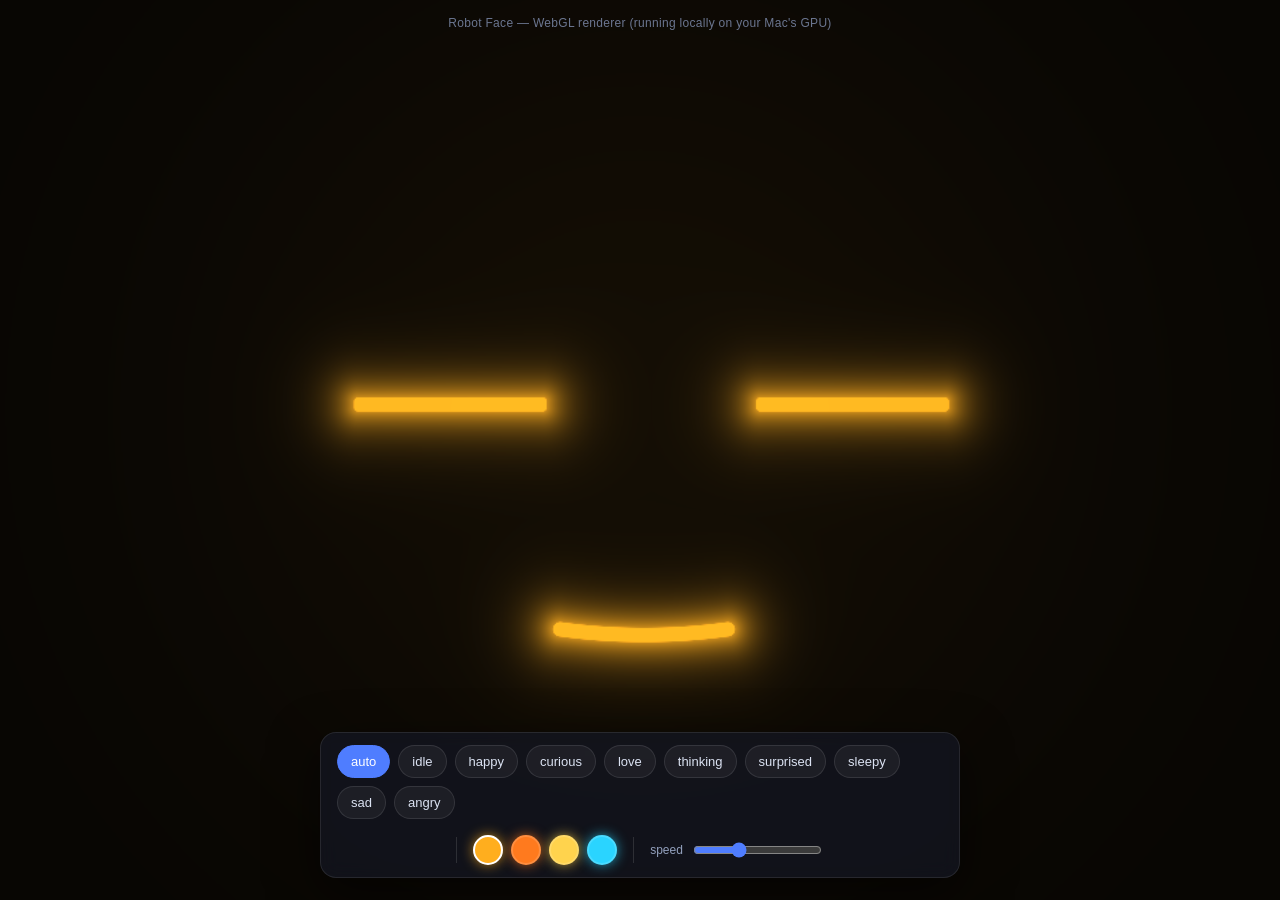
<file: robot-face/demo.html>
<!doctype html>
<html lang="en">
<head>
  <meta charset="utf-8">
  <meta name="viewport" content="width=device-width, initial-scale=1">
  <title>Robot Face · WebGL demo</title>
  <style>
    :root { color-scheme: dark; }
    * { box-sizing: border-box; }
    html, body { margin: 0; height: 100%; background: #070503; overflow: hidden;
      font-family: -apple-system, BlinkMacSystemFont, "Segoe UI", Roboto, sans-serif; }
    #stage { position: fixed; inset: 0; }
    robot-face { position: absolute; inset: 0; }

    .bar { position: fixed; left: 50%; bottom: 22px; transform: translateX(-50%);
      display: flex; align-items: center; gap: 16px; flex-wrap: wrap; justify-content: center;
      max-width: 94vw; padding: 12px 16px; z-index: 5;
      background: rgba(20,24,36,0.7); backdrop-filter: blur(10px);
      border: 1px solid rgba(255,255,255,0.09); border-radius: 16px;
      box-shadow: 0 16px 50px rgba(0,0,0,0.55); }
    .group { display: flex; gap: 8px; flex-wrap: wrap; align-items: center; }
    button.emo { padding: 8px 13px; font-size: 13px; font-weight: 500; color: #dbe2f2;
      background: rgba(255,255,255,0.05); border: 1px solid rgba(255,255,255,0.1);
      border-radius: 999px; cursor: pointer; transition: all .12s; }
    button.emo:hover { background: rgba(255,255,255,0.1); }
    button.emo.on { background: #4f7dff; border-color: #4f7dff; color: #fff; }
    .sep { width: 1px; height: 26px; background: rgba(255,255,255,0.12); }
    .sw { width: 30px; height: 30px; border-radius: 50%; cursor: pointer; padding: 0;
      background: var(--c); border: 2px solid rgba(255,255,255,0.15); box-shadow: 0 0 14px -2px var(--c); }
    .sw.on { border-color: #fff; }
    label { font-size: 12px; color: #93a0bd; display: flex; align-items: center; gap: 8px; }
    input[type=range] { accent-color: #4f7dff; }
    .hint { position: fixed; top: 16px; left: 50%; transform: translateX(-50%); z-index: 5;
      font-size: 12px; color: #6b7690; letter-spacing: .3px; }
  </style>
</head>
<body>
  <div class="hint">Robot Face — WebGL renderer (running locally on your Mac's GPU)</div>
  <div id="stage">
    <robot-face color="#FFAE1E" emotion="auto" speed="1"></robot-face>
  </div>

  <div class="bar">
    <div class="group" id="emos"></div>
    <div class="sep"></div>
    <div class="group" id="cols"></div>
    <div class="sep"></div>
    <label>speed <input id="speed" type="range" min="0.5" max="2" step="0.1" value="1"></label>
  </div>

  <script src="static/robot-face-gl.js"></script>
  <script>
    const face = document.querySelector('robot-face');
    const EMOS = ['auto','idle','happy','curious','love','thinking','surprised','sleepy','sad','angry'];
    const COLS = ['#FFAE1E','#FF7A1E','#FFD34D','#2AD4FF'];
    const emos = document.getElementById('emos');
    const cols = document.getElementById('cols');

    EMOS.forEach(e => {
      const b = document.createElement('button');
      b.className = 'emo'; b.textContent = e; b.dataset.emo = e;
      if (e === 'auto') b.classList.add('on');
      b.onclick = () => {
        face.setAttribute('emotion', e);
        emos.querySelectorAll('.emo').forEach(x => x.classList.toggle('on', x === b));
      };
      emos.appendChild(b);
    });
    COLS.forEach((c, i) => {
      const b = document.createElement('button');
      b.className = 'sw' + (i === 0 ? ' on' : ''); b.style.setProperty('--c', c);
      b.onclick = () => {
        face.setAttribute('color', c);
        cols.querySelectorAll('.sw').forEach(x => x.classList.toggle('on', x === b));
      };
      cols.appendChild(b);
    });
    document.getElementById('speed').oninput = (e) => face.setAttribute('speed', e.target.value);
  </script>
</body>
</html>
</file>
